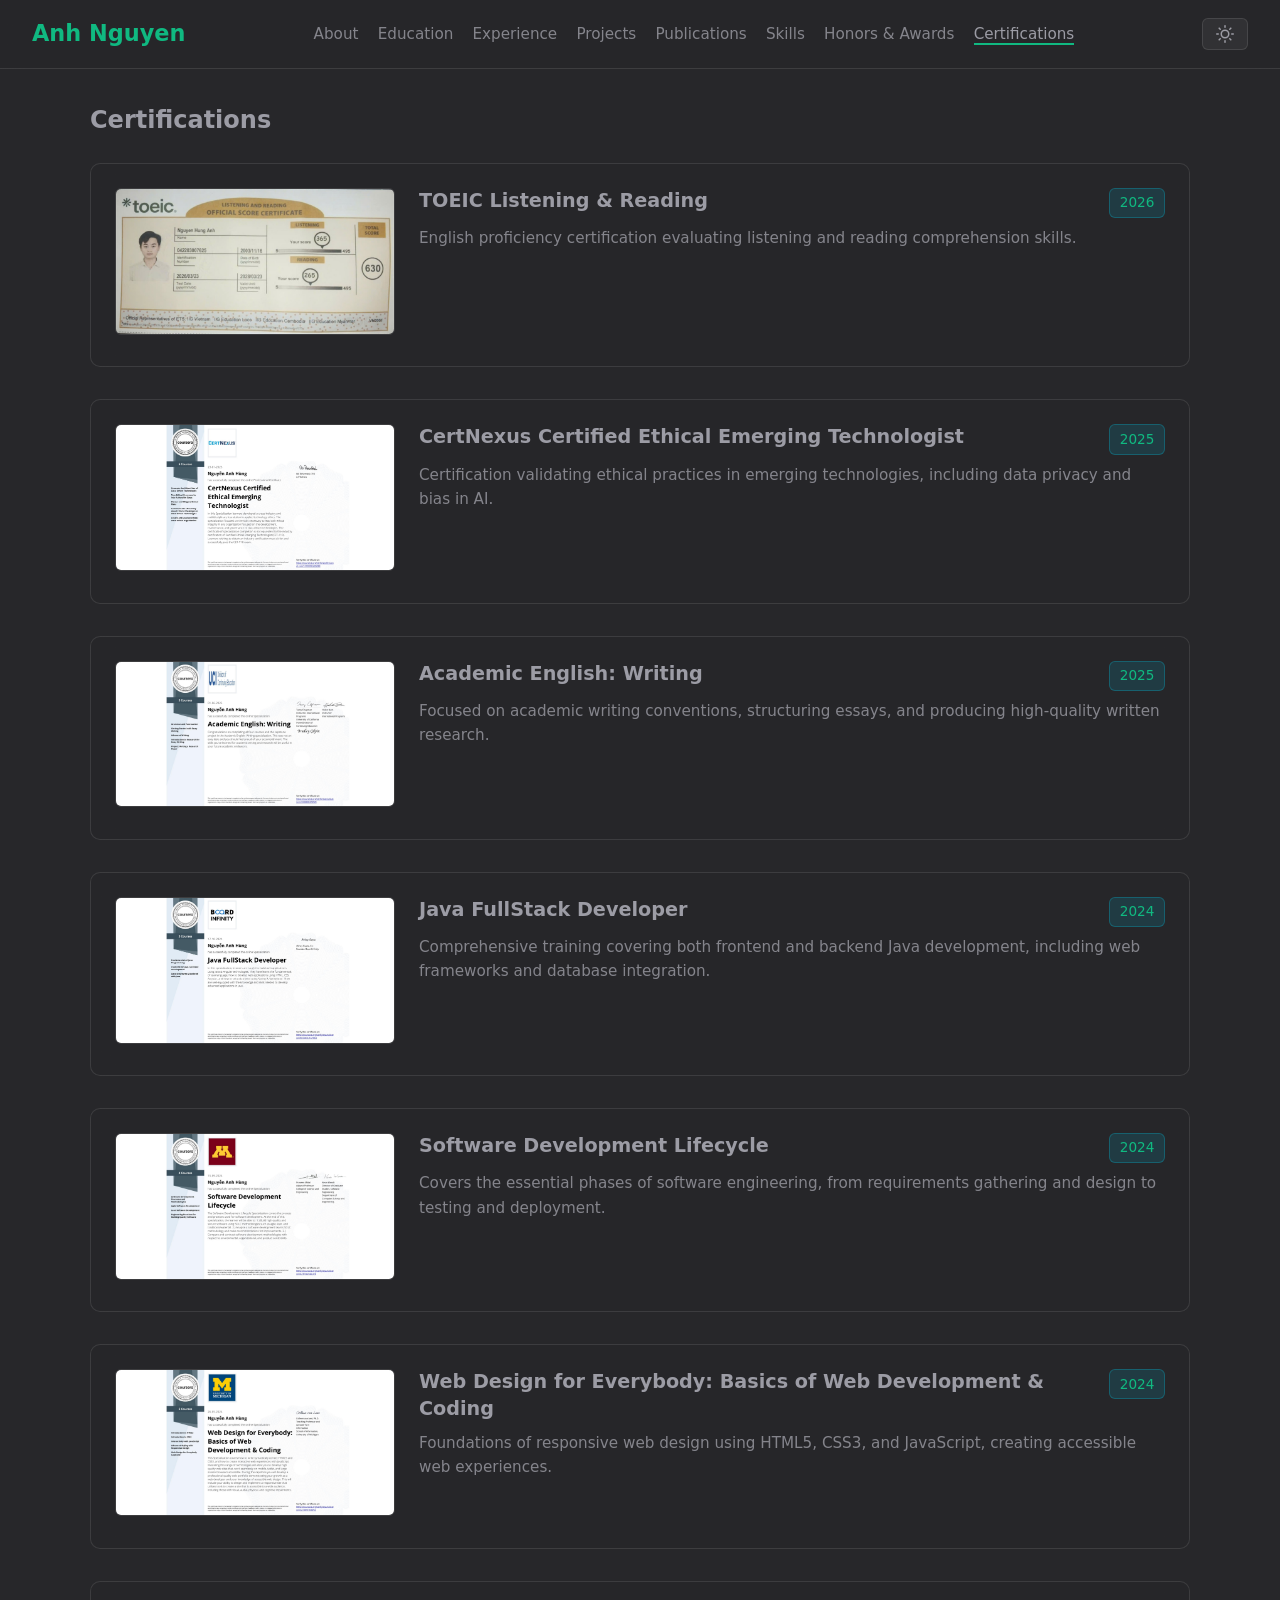
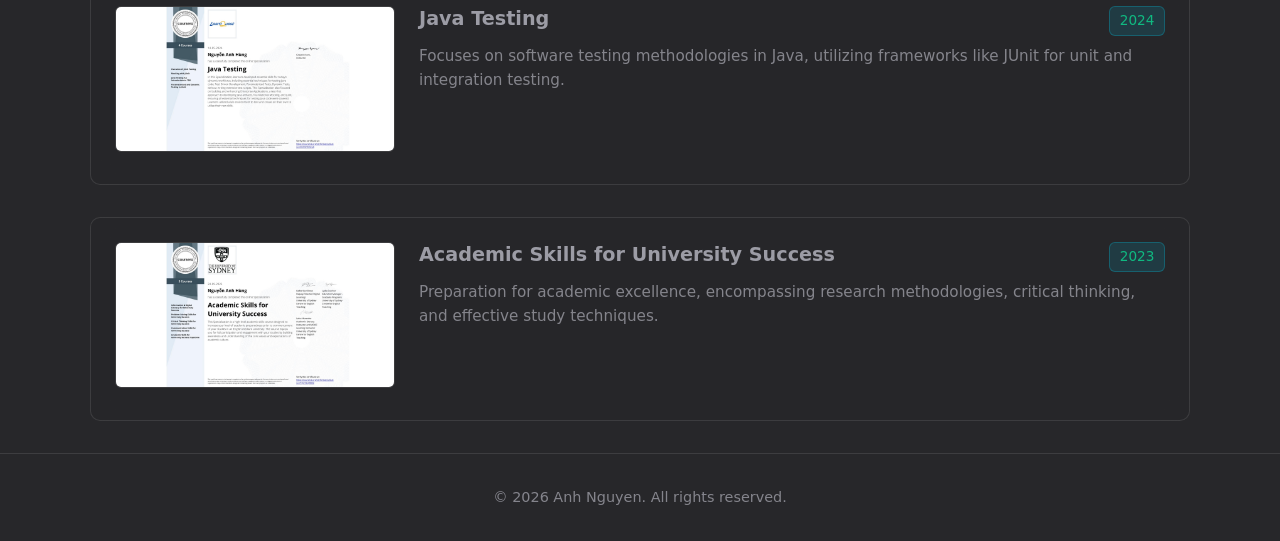
<file: certifications.html>
<!DOCTYPE html>
<html lang="en" data-theme="dark">
<head>
  <meta charset="UTF-8">
  <meta name="viewport" content="width=device-width, initial-scale=1.0">
  <title>Certifications | Anh Nguyen</title>
  <link rel="stylesheet" href="css/style.css">
  <link rel="icon" type="image/png" href="https://avatars.githubusercontent.com/u/125584737?v=4">

  <script>
    const savedTheme = localStorage.getItem('theme') || 'dark';
    document.documentElement.setAttribute('data-theme', savedTheme);
  </script>
</head>
<body>
  <header class="navbar">
    <span class="gradient-text" style="font-size:1.4rem;">Anh Nguyen</span>
    <nav>
      <ul class="nav-links">
        <li><a href="index.html">About</a></li>
        <li><a href="education.html">Education</a></li>
        <li><a href="experience.html">Experience</a></li>
        <li><a href="projects.html">Projects</a></li>
        <li><a href="publications.html">Publications</a></li>
        <li><a href="skills.html">Skills</a></li>
        <li><a href="honors.html">Honors & Awards</a></li>
        <li><a href="certifications.html" class="active">Certifications</a></li>
      </ul>
    </nav>
    <div class="nav-controls">
      <button id="theme-toggle" class="btn-control" aria-label="Toggle theme"></button>
    </div>
  </header>

  <style>
    .cert-card {
      display: flex;
      flex-direction: column;
      gap: 1.5rem;
      align-items: flex-start;
      transition: transform 0.3s ease;
    }
    .cert-img-wrapper {
      width: 100%;
    }
    @media (min-width: 768px) {
      .cert-card {
        flex-direction: row;
      }
      .cert-img-wrapper {
        flex: 0 0 280px;
      }
    }
  </style>

  <main class="container">
    <h2 style="margin-bottom: 1.5rem;">Certifications</h2>
    <div style="display: flex; flex-direction: column; gap: 2rem;">
      
      <!-- Cert 1 -->
      <div class="glass-panel cert-card" onmouseover="this.style.transform='translateY(-5px)'" onmouseout="this.style.transform='translateY(0)'">
        <div class="cert-img-wrapper">
          <a href="images/certifications/TOEIC Listening & Reading.jpg" target="_blank">
            <img src="images/certifications/TOEIC Listening & Reading.jpg" alt="TOEIC Listening & Reading" style="width:100%; border-radius:var(--radius-sm); border:var(--border-glass); aspect-ratio:1772/928; object-fit:cover;" />
          </a>
        </div>
        <div style="flex: 1; width: 100%;">
          <div style="display:flex; justify-content:space-between; align-items:flex-start; gap: 1rem; margin-bottom: 0.5rem;">
            <h3 style="font-size:1.2rem; margin:0; line-height:1.4;">TOEIC Listening & Reading</h3>
            <span class="badge" style="margin:0; white-space:nowrap;">2026</span>
          </div>
          <p style="color: var(--text-secondary); line-height: 1.6; font-size: 0.95rem; margin: 0;">
            English proficiency certification evaluating listening and reading comprehension skills.
          </p>
        </div>
      </div>

      <!-- Cert 2 -->
      <div class="glass-panel cert-card" onmouseover="this.style.transform='translateY(-5px)'" onmouseout="this.style.transform='translateY(0)'">
        <div class="cert-img-wrapper">
          <a href="images/certifications/CertNexus Certified Ethical Emerging Technologist.jpeg" target="_blank">
            <img src="images/certifications/CertNexus Certified Ethical Emerging Technologist.jpeg" alt="CertNexus Certified Ethical Emerging Technologist" style="width:100%; border-radius:var(--radius-sm); border:var(--border-glass); aspect-ratio:1772/928; object-fit:cover;" />
          </a>
        </div>
        <div style="flex: 1; width: 100%;">
          <div style="display:flex; justify-content:space-between; align-items:flex-start; gap: 1rem; margin-bottom: 0.5rem;">
            <h3 style="font-size:1.2rem; margin:0; line-height:1.4;">CertNexus Certified Ethical Emerging Technologist</h3>
            <span class="badge" style="margin:0; white-space:nowrap;">2025</span>
          </div>
          <p style="color: var(--text-secondary); line-height: 1.6; font-size: 0.95rem; margin: 0;">
            Certification validating ethical practices in emerging technologies, including data privacy and bias in AI.
          </p>
        </div>
      </div>

      <!-- Cert 3 -->
      <div class="glass-panel cert-card" onmouseover="this.style.transform='translateY(-5px)'" onmouseout="this.style.transform='translateY(0)'">
        <div class="cert-img-wrapper">
          <a href="images/certifications/Academic English Writing.jpeg" target="_blank">
            <img src="images/certifications/Academic English Writing.jpeg" alt="Academic English: Writing" style="width:100%; border-radius:var(--radius-sm); border:var(--border-glass); aspect-ratio:1772/928; object-fit:cover;" />
          </a>
        </div>
        <div style="flex: 1; width: 100%;">
          <div style="display:flex; justify-content:space-between; align-items:flex-start; gap: 1rem; margin-bottom: 0.5rem;">
            <h3 style="font-size:1.2rem; margin:0; line-height:1.4;">Academic English: Writing</h3>
            <span class="badge" style="margin:0; white-space:nowrap;">2025</span>
          </div>
          <p style="color: var(--text-secondary); line-height: 1.6; font-size: 0.95rem; margin: 0;">
            Focused on academic writing conventions, structuring essays, and producing high-quality written research.
          </p>
        </div>
      </div>

      <!-- Cert 4 -->
      <div class="glass-panel cert-card" onmouseover="this.style.transform='translateY(-5px)'" onmouseout="this.style.transform='translateY(0)'">
        <div class="cert-img-wrapper">
          <a href="images/certifications/Java FullStack Developer.jpeg" target="_blank">
            <img src="images/certifications/Java FullStack Developer.jpeg" alt="Java FullStack Developer" style="width:100%; border-radius:var(--radius-sm); border:var(--border-glass); aspect-ratio:1772/928; object-fit:cover;" />
          </a>
        </div>
        <div style="flex: 1; width: 100%;">
          <div style="display:flex; justify-content:space-between; align-items:flex-start; gap: 1rem; margin-bottom: 0.5rem;">
            <h3 style="font-size:1.2rem; margin:0; line-height:1.4;">Java FullStack Developer</h3>
            <span class="badge" style="margin:0; white-space:nowrap;">2024</span>
          </div>
          <p style="color: var(--text-secondary); line-height: 1.6; font-size: 0.95rem; margin: 0;">
            Comprehensive training covering both frontend and backend Java development, including web frameworks and database integration.
          </p>
        </div>
      </div>

      <!-- Cert 5 -->
      <div class="glass-panel cert-card" onmouseover="this.style.transform='translateY(-5px)'" onmouseout="this.style.transform='translateY(0)'">
        <div class="cert-img-wrapper">
          <a href="images/certifications/Software Development Lifecycle.jpeg" target="_blank">
            <img src="images/certifications/Software Development Lifecycle.jpeg" alt="Software Development Lifecycle" style="width:100%; border-radius:var(--radius-sm); border:var(--border-glass); aspect-ratio:1772/928; object-fit:cover;" />
          </a>
        </div>
        <div style="flex: 1; width: 100%;">
          <div style="display:flex; justify-content:space-between; align-items:flex-start; gap: 1rem; margin-bottom: 0.5rem;">
            <h3 style="font-size:1.2rem; margin:0; line-height:1.4;">Software Development Lifecycle</h3>
            <span class="badge" style="margin:0; white-space:nowrap;">2024</span>
          </div>
          <p style="color: var(--text-secondary); line-height: 1.6; font-size: 0.95rem; margin: 0;">
            Covers the essential phases of software engineering, from requirements gathering and design to testing and deployment.
          </p>
        </div>
      </div>

      <!-- Cert 6 -->
      <div class="glass-panel cert-card" onmouseover="this.style.transform='translateY(-5px)'" onmouseout="this.style.transform='translateY(0)'">
        <div class="cert-img-wrapper">
          <a href="images/certifications/Web Design for Everybody Basics of Web Development and Coding.jpeg" target="_blank">
            <img src="images/certifications/Web Design for Everybody Basics of Web Development and Coding.jpeg" alt="Web Design for Everybody" style="width:100%; border-radius:var(--radius-sm); border:var(--border-glass); aspect-ratio:1772/928; object-fit:cover;" />
          </a>
        </div>
        <div style="flex: 1; width: 100%;">
          <div style="display:flex; justify-content:space-between; align-items:flex-start; gap: 1rem; margin-bottom: 0.5rem;">
            <h3 style="font-size:1.2rem; margin:0; line-height:1.4;">Web Design for Everybody: Basics of Web Development & Coding</h3>
            <span class="badge" style="margin:0; white-space:nowrap;">2024</span>
          </div>
          <p style="color: var(--text-secondary); line-height: 1.6; font-size: 0.95rem; margin: 0;">
            Foundations of responsive web design using HTML5, CSS3, and JavaScript, creating accessible web experiences.
          </p>
        </div>
      </div>

      <!-- Cert 7 -->
      <div class="glass-panel cert-card" onmouseover="this.style.transform='translateY(-5px)'" onmouseout="this.style.transform='translateY(0)'">
        <div class="cert-img-wrapper">
          <a href="images/certifications/Java Testing.jpeg" target="_blank">
            <img src="images/certifications/Java Testing.jpeg" alt="Java Testing" style="width:100%; border-radius:var(--radius-sm); border:var(--border-glass); aspect-ratio:1772/928; object-fit:cover;" />
          </a>
        </div>
        <div style="flex: 1; width: 100%;">
          <div style="display:flex; justify-content:space-between; align-items:flex-start; gap: 1rem; margin-bottom: 0.5rem;">
            <h3 style="font-size:1.2rem; margin:0; line-height:1.4;">Java Testing</h3>
            <span class="badge" style="margin:0; white-space:nowrap;">2024</span>
          </div>
          <p style="color: var(--text-secondary); line-height: 1.6; font-size: 0.95rem; margin: 0;">
            Focuses on software testing methodologies in Java, utilizing frameworks like JUnit for unit and integration testing.
          </p>
        </div>
      </div>

      <!-- Cert 8 -->
      <div class="glass-panel cert-card" onmouseover="this.style.transform='translateY(-5px)'" onmouseout="this.style.transform='translateY(0)'">
        <div class="cert-img-wrapper">
          <a href="images/certifications/Academic Skills for University Success.jpeg" target="_blank">
            <img src="images/certifications/Academic Skills for University Success.jpeg" alt="Academic Skills for University Success" style="width:100%; border-radius:var(--radius-sm); border:var(--border-glass); aspect-ratio:1772/928; object-fit:cover;" />
          </a>
        </div>
        <div style="flex: 1; width: 100%;">
          <div style="display:flex; justify-content:space-between; align-items:flex-start; gap: 1rem; margin-bottom: 0.5rem;">
            <h3 style="font-size:1.2rem; margin:0; line-height:1.4;">Academic Skills for University Success</h3>
            <span class="badge" style="margin:0; white-space:nowrap;">2023</span>
          </div>
          <p style="color: var(--text-secondary); line-height: 1.6; font-size: 0.95rem; margin: 0;">
            Preparation for academic excellence, encompassing research methodologies, critical thinking, and effective study techniques.
          </p>
        </div>
      </div>

    </div>
  </main>

  <footer>
    <p>&copy; 2026 Anh Nguyen. All rights reserved.</p>
  </footer>
  <script src="js/main.js"></script>
</body>
</html>
</file>
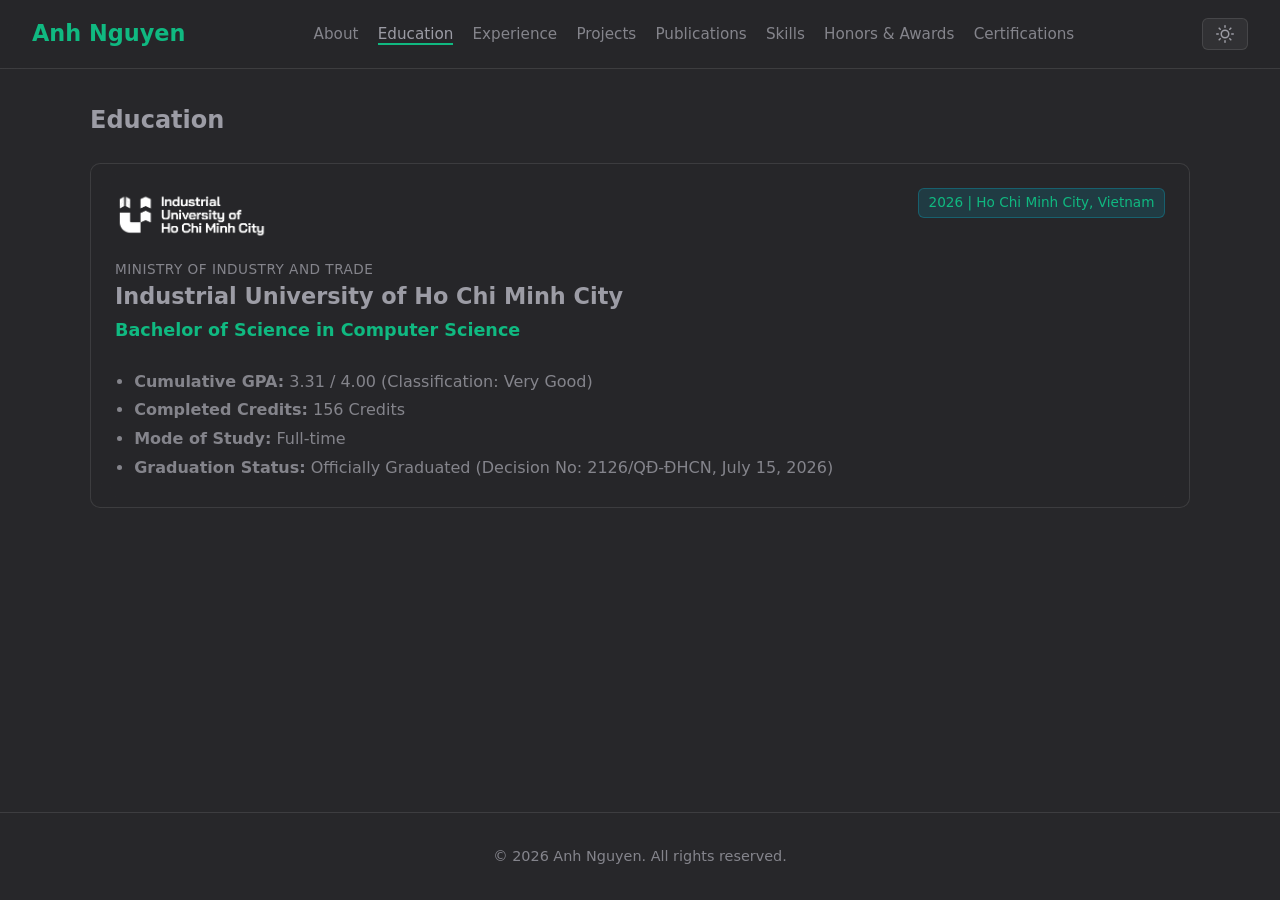
<file: education.html>
﻿<!DOCTYPE html>
<html lang="en" data-theme="dark">

<head>
  <meta charset="UTF-8">
  <meta name="viewport" content="width=device-width, initial-scale=1.0">
  <title>Education | Anh Nguyen</title>
  <link rel="stylesheet" href="css/style.css">
  <link rel="icon" type="image/png" href="https://avatars.githubusercontent.com/u/125584737?v=4">

  <script>
    const savedTheme = localStorage.getItem('theme') || 'dark';
    document.documentElement.setAttribute('data-theme', savedTheme);
  </script>
</head>

<body>
  <header class="navbar">
    <span class="gradient-text" style="font-size:1.4rem;">Anh Nguyen</span>
    <nav>
      <ul class="nav-links">
        <li><a href="index.html">About</a></li>
        <li><a href="education.html" class="active">Education</a></li>
        <li><a href="experience.html">Experience</a></li>
        <li><a href="projects.html">Projects</a></li>
        <li><a href="publications.html">Publications</a></li>
        <li><a href="skills.html">Skills</a></li>
        <li><a href="honors.html">Honors & Awards</a></li>
        <li><a href="certifications.html">Certifications</a></li>
      </ul>
    </nav>
    <div class="nav-controls">
      <button id="theme-toggle" class="btn-control" aria-label="Toggle theme"></button>
    </div>
  </header>

  <main class="container">
    <h2 style="margin-bottom: 1.5rem;">Education</h2>
    <div class="glass-panel" style="display: flex; flex-direction: column; gap: 1.5rem;">
      <div
        style="display: flex; justify-content: space-between; align-items: flex-start; flex-wrap: wrap; gap: 1.5rem;">
        <div style="display: flex; flex-direction: column; gap: 0.8rem; max-width: 600px;">
          <!-- Transparent Logo that turns white in dark mode -->
          <img src="images/education/iuh-logo.png" alt="IUH Logo" class="theme-invert"
            style="height: 55px; width: auto; object-fit: contain; align-self: flex-start;" />

          <div>
            <span
              style="font-size: 0.85rem; color: var(--text-secondary); text-transform: uppercase; letter-spacing: 0.5px;">Ministry
              of Industry and Trade</span>
            <h3 style="margin: 0; font-size: 1.4rem; line-height: 1.3;">Industrial University of Ho Chi Minh City </h3>
            <p class="gradient-text" style="margin-top: 0.3rem; font-weight: 600; font-size: 1.1rem;">Bachelor of
              Science in Computer Science</p>
          </div>
        </div>
        <span class="badge" style="margin: 0; white-space: nowrap;">2026 | Ho Chi Minh City, Vietnam</span>
      </div>

      <ul style="margin-top: 0; padding-left: 1.2rem; color: var(--text-secondary); line-height: 1.8;">
        <li><strong>Cumulative GPA:</strong> 3.31 / 4.00 (Classification: Very Good)</li>
        <li><strong>Completed Credits:</strong> 156 Credits</li>
        <li><strong>Mode of Study:</strong> Full-time</li>
        <li><strong>Graduation Status:</strong> Officially Graduated (Decision No: 2126/QĐ-ĐHCN, July 15, 2026)</li>
      </ul>
    </div>
  </main>

  <footer>
    <p>&copy; 2026 Anh Nguyen. All rights reserved.</p>
  </footer>
  <script src="js/main.js"></script>
</body>

</html>
</file>
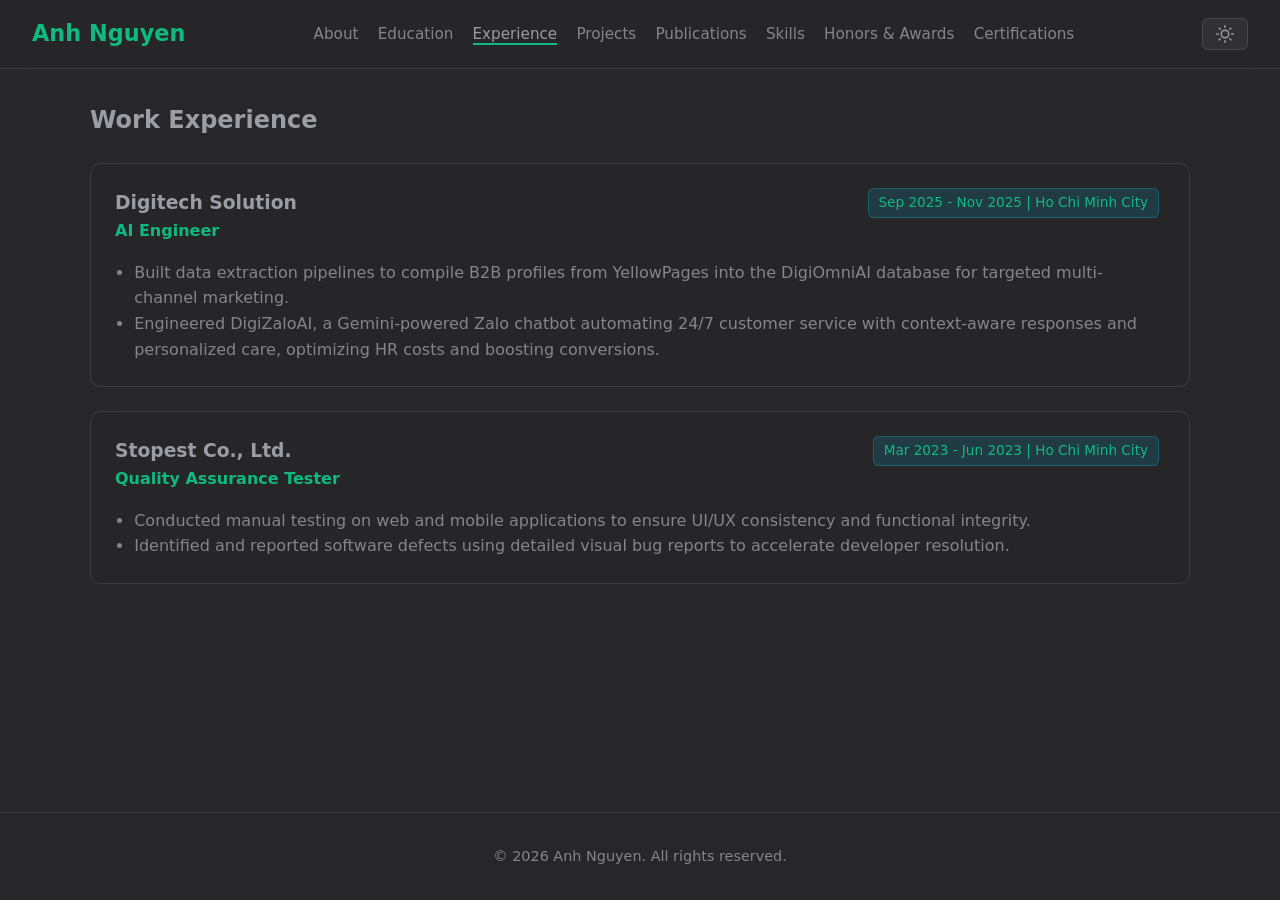
<file: experience.html>
<!DOCTYPE html>
<html lang="en" data-theme="dark">
<head>
  <meta charset="UTF-8">
  <meta name="viewport" content="width=device-width, initial-scale=1.0">
  <title>Experience | Anh Nguyen</title>
  <link rel="stylesheet" href="css/style.css">
  <link rel="icon" type="image/png" href="https://avatars.githubusercontent.com/u/125584737?v=4">

  <script>
    const savedTheme = localStorage.getItem('theme') || 'dark';
    document.documentElement.setAttribute('data-theme', savedTheme);
  </script>
</head>
<body>
  <header class="navbar">
    <span class="gradient-text" style="font-size:1.4rem;">Anh Nguyen</span>
    <nav>
      <ul class="nav-links">
        <li><a href="index.html">About</a></li>
        <li><a href="education.html">Education</a></li>
        <li><a href="experience.html" class="active">Experience</a></li>
        <li><a href="projects.html">Projects</a></li>
        <li><a href="publications.html">Publications</a></li>
        <li><a href="skills.html">Skills</a></li>
        <li><a href="honors.html">Honors & Awards</a></li>
        <li><a href="certifications.html">Certifications</a></li>
      </ul>
    </nav>
    <div class="nav-controls">

      <button id="theme-toggle" class="btn-control" aria-label="Toggle theme"></button>
    </div>
  </header>

  <main class="container">
    <h2 style="margin-bottom: 1.5rem;">Work Experience</h2>
    <div style="display:flex; flex-direction:column; gap:1.5rem;">
      <div class="glass-panel">
        <div style="display:flex; justify-content:space-between; flex-wrap:wrap; align-items:flex-start;">
          <div>
            <h3>Digitech Solution</h3>
            <p class="gradient-text">AI Engineer</p>
          </div>
          <span class="badge">Sep 2025 - Nov 2025 | Ho Chi Minh City</span>
        </div>
        <ul style="margin-top: 1rem; padding-left: 1.2rem; color: var(--text-secondary);">
          <li>Built data extraction pipelines to compile B2B profiles from YellowPages into the DigiOmniAI database for targeted multi-channel marketing.</li>
          <li>Engineered DigiZaloAI, a Gemini-powered Zalo chatbot automating 24/7 customer service with context-aware responses and personalized care, optimizing HR costs and boosting conversions.</li>
        </ul>
      </div>

      <div class="glass-panel">
        <div style="display:flex; justify-content:space-between; flex-wrap:wrap; align-items:flex-start;">
          <div>
            <h3>Stopest Co., Ltd.</h3>
            <p class="gradient-text">Quality Assurance Tester</p>
          </div>
          <span class="badge">Mar 2023 - Jun 2023 | Ho Chi Minh City</span>
        </div>
        <ul style="margin-top: 1rem; padding-left: 1.2rem; color: var(--text-secondary);">
          <li>Conducted manual testing on web and mobile applications to ensure UI/UX consistency and functional integrity.</li>
          <li>Identified and reported software defects using detailed visual bug reports to accelerate developer resolution.</li>
        </ul>
      </div>
    </div>
  </main>

  <footer>
    <p>&copy; 2026 Anh Nguyen. All rights reserved.</p>
  </footer>
  <script src="js/main.js"></script>
</body>
</html>
</file>
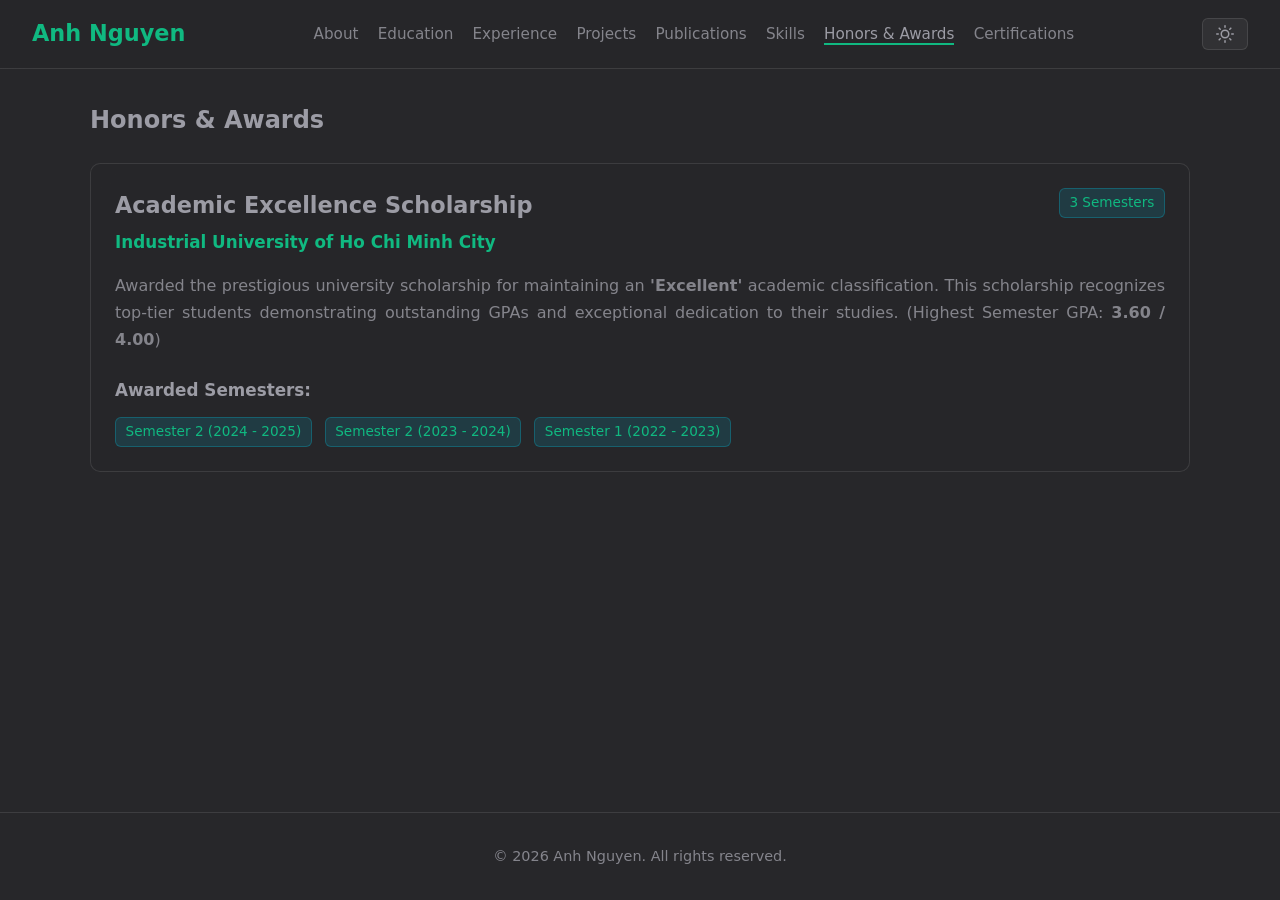
<file: honors.html>
<!DOCTYPE html>
<html lang="en" data-theme="dark">
<head>
  <meta charset="UTF-8">
  <meta name="viewport" content="width=device-width, initial-scale=1.0">
  <title>Honors & Awards | Anh Nguyen</title>
  <link rel="stylesheet" href="css/style.css">
  <link rel="icon" type="image/png" href="https://avatars.githubusercontent.com/u/125584737?v=4">

  <script>
    const savedTheme = localStorage.getItem('theme') || 'dark';
    document.documentElement.setAttribute('data-theme', savedTheme);
  </script>
</head>
<body>
  <header class="navbar">
    <span class="gradient-text" style="font-size:1.4rem;">Anh Nguyen</span>
    <nav>
      <ul class="nav-links">
        <li><a href="index.html">About</a></li>
        <li><a href="education.html">Education</a></li>
        <li><a href="experience.html">Experience</a></li>
        <li><a href="projects.html">Projects</a></li>
        <li><a href="publications.html">Publications</a></li>
        <li><a href="skills.html">Skills</a></li>
        <li><a href="honors.html" class="active">Honors & Awards</a></li>
        <li><a href="certifications.html">Certifications</a></li>
      </ul>
    </nav>
    <div class="nav-controls">
      <button id="theme-toggle" class="btn-control" aria-label="Toggle theme"></button>
    </div>
  </header>

  <main class="container">
    <h2 style="margin-bottom: 1.5rem;">Honors & Awards</h2>
    
    <div class="glass-panel" style="transition: transform 0.3s ease;" onmouseover="this.style.transform='translateY(-3px)'" onmouseout="this.style.transform='translateY(0)'">
      <div style="display: flex; justify-content: space-between; align-items: flex-start; flex-wrap: wrap; gap: 1rem;">
        <div>
          <h3 style="margin: 0; font-size: 1.4rem;">Academic Excellence Scholarship</h3>
          <p class="gradient-text" style="margin-top: 0.3rem; font-weight: 600; font-size: 1.05rem;">Industrial University of Ho Chi Minh City</p>
        </div>
        <span class="badge" style="margin: 0; white-space: nowrap;">3 Semesters</span>
      </div>
      
      <p style="color: var(--text-secondary); margin-top: 1rem; line-height: 1.7; text-align: justify;">
        Awarded the prestigious university scholarship for maintaining an <strong>'Excellent'</strong> academic classification. This scholarship recognizes top-tier students demonstrating outstanding GPAs and exceptional dedication to their studies. (Highest Semester GPA: <strong>3.60 / 4.00</strong>)
      </p>

      <div style="margin-top: 1.5rem;">
        <h4 style="margin-bottom: 0.8rem; font-size: 1.05rem; color: var(--text-primary);">Awarded Semesters:</h4>
        <div style="display: flex; flex-wrap: wrap; gap: 0.8rem;">
          <span class="badge" style="margin: 0;">Semester 2 (2024 - 2025)</span>
          <span class="badge" style="margin: 0;">Semester 2 (2023 - 2024)</span>
          <span class="badge" style="margin: 0;">Semester 1 (2022 - 2023)</span>
        </div>
      </div>
    </div>
    
  </main>

  <footer>
    <p>&copy; 2026 Anh Nguyen. All rights reserved.</p>
  </footer>
  <script src="js/main.js"></script>
</body>
</html>
</file>
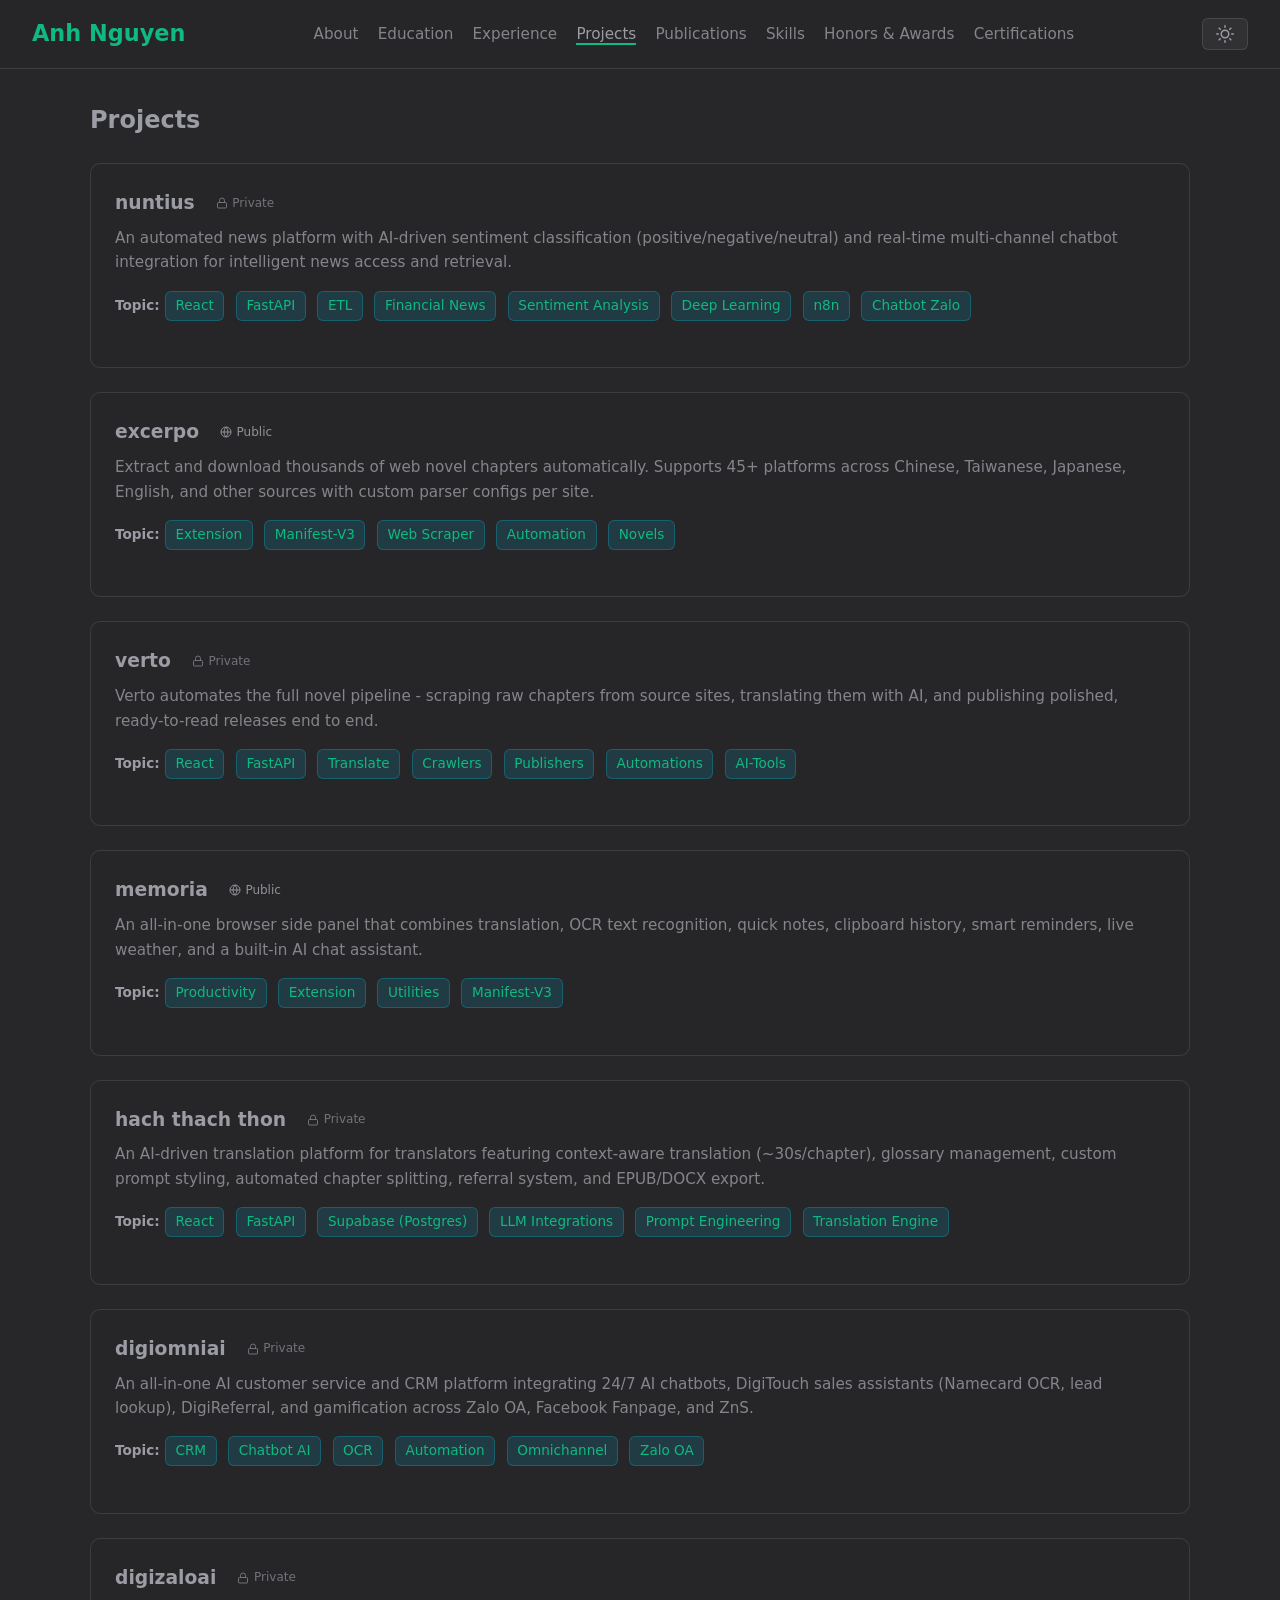
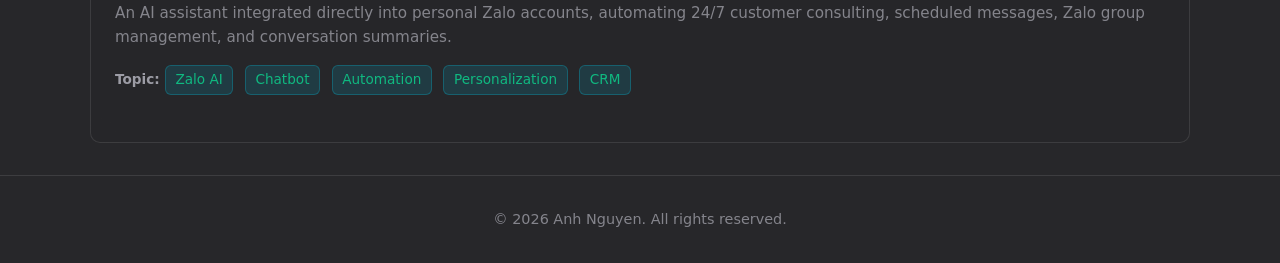
<file: projects.html>
<!DOCTYPE html>
<html lang="en" data-theme="dark">
<head>
  <meta charset="UTF-8">
  <meta name="viewport" content="width=device-width, initial-scale=1.0">
  <title>Projects | Anh Nguyen</title>
  <link rel="stylesheet" href="css/style.css">
  <link rel="icon" type="image/png" href="https://avatars.githubusercontent.com/u/125584737?v=4">

  <script>
    const savedTheme = localStorage.getItem('theme') || 'dark';
    document.documentElement.setAttribute('data-theme', savedTheme);
  </script>
</head>
<body>
  <header class="navbar">
    <span class="gradient-text" style="font-size:1.4rem;">Anh Nguyen</span>
    <nav>
      <ul class="nav-links">
        <li><a href="index.html">About</a></li>
        <li><a href="education.html">Education</a></li>
        <li><a href="experience.html">Experience</a></li>
        <li><a href="projects.html" class="active">Projects</a></li>
        <li><a href="publications.html">Publications</a></li>
        <li><a href="skills.html">Skills</a></li>
        <li><a href="honors.html">Honors & Awards</a></li>
        <li><a href="certifications.html">Certifications</a></li>
      </ul>
    </nav>
    <div class="nav-controls">
      <button id="theme-toggle" class="btn-control" aria-label="Toggle theme"></button>
    </div>
  </header>

  <main class="container">
    <h2 style="margin-bottom: 1.5rem;">Projects</h2>

    <div style="display: flex; flex-direction: column; gap: 1.5rem;">

      <!-- Project 1 (Private) -->
      <div class="glass-panel project-card">
        <div style="display: flex; align-items: center; margin-bottom: 0.5rem; gap: 0.8rem;">
          <h3 style="margin: 0;">nuntius</h3>
          <span style="font-size: 0.75rem; color: var(--text-secondary); border: 1px dashed var(--border-glass); padding: 0.2rem 0.5rem; border-radius: var(--radius-sm); opacity: 0.8; display: flex; align-items: center; gap: 0.3rem;"><svg width="12" height="12" viewBox="0 0 24 24" fill="none" stroke="currentColor" stroke-width="2"><rect x="3" y="11" width="18" height="11" rx="2" ry="2"></rect><path d="M7 11V7a5 5 0 0110 0v4"></path></svg> Private</span>
        </div>
        <p style="color: var(--text-secondary); margin-bottom:1rem; font-size:0.95rem;">
          An automated news platform with AI-driven sentiment classification (positive/negative/neutral) and real-time multi-channel chatbot integration for intelligent news access and retrieval.
        </p>
        <div style="margin-bottom: 1rem;">
          <strong style="font-size:0.85rem; color: var(--text-primary);">Topic:</strong>
          <span class="badge">React</span>
          <span class="badge">FastAPI</span>
          <span class="badge">ETL</span>
          <span class="badge">Financial News</span>
          <span class="badge">Sentiment Analysis</span>
          <span class="badge">Deep Learning</span>
          <span class="badge">n8n</span>
          <span class="badge">Chatbot Zalo</span>
        </div>
      </div>

      <!-- Project 2 (Public - Static Card) -->
      <div class="glass-panel project-card">
        <div style="display: flex; align-items: center; margin-bottom: 0.5rem; gap: 0.8rem;">
          <h3 style="margin: 0;">excerpo</h3>
          <span style="font-size: 0.75rem; color: var(--accent-color); border: 1px dashed var(--accent-color); padding: 0.2rem 0.5rem; border-radius: var(--radius-sm); opacity: 0.9; display: flex; align-items: center; gap: 0.3rem;">
            <svg width="12" height="12" viewBox="0 0 24 24" fill="none" stroke="currentColor" stroke-width="2"><circle cx="12" cy="12" r="10"></circle><line x1="2" y1="12" x2="22" y2="12"></line><path d="M12 2a15.3 15.3 0 014 10 15.3 15.3 0 01-4 10 15.3 15.3 0 01-4-10 15.3 15.3 0 014-10z"></path></svg>
            Public
          </span>
        </div>
        <p style="color: var(--text-secondary); margin-bottom:1rem; font-size:0.95rem;">
          Extract and download thousands of web novel chapters automatically. Supports 45+ platforms across Chinese, Taiwanese, Japanese, English, and other sources with custom parser configs per site.
        </p>
        <div style="margin-bottom: 1rem;">
          <strong style="font-size:0.85rem; color: var(--text-primary);">Topic:</strong>
          <span class="badge">Extension</span>
          <span class="badge">Manifest-V3</span>
          <span class="badge">Web Scraper</span>
          <span class="badge">Automation</span>
          <span class="badge">Novels</span>
        </div>
      </div>

      <!-- Project 3 (Private) -->
      <div class="glass-panel project-card">
        <div style="display: flex; align-items: center; margin-bottom: 0.5rem; gap: 0.8rem;">
          <h3 style="margin: 0;">verto</h3>
          <span style="font-size: 0.75rem; color: var(--text-secondary); border: 1px dashed var(--border-glass); padding: 0.2rem 0.5rem; border-radius: var(--radius-sm); opacity: 0.8; display: flex; align-items: center; gap: 0.3rem;"><svg width="12" height="12" viewBox="0 0 24 24" fill="none" stroke="currentColor" stroke-width="2"><rect x="3" y="11" width="18" height="11" rx="2" ry="2"></rect><path d="M7 11V7a5 5 0 0110 0v4"></path></svg> Private</span>
        </div>
        <p style="color: var(--text-secondary); margin-bottom:1rem; font-size:0.95rem;">
          Verto automates the full novel pipeline - scraping raw chapters from source sites, translating them with AI, and publishing polished, ready-to-read releases end to end.
        </p>
        <div style="margin-bottom: 1rem;">
          <strong style="font-size:0.85rem; color: var(--text-primary);">Topic:</strong>
          <span class="badge">React</span>
          <span class="badge">FastAPI</span>
          <span class="badge">Translate</span>
          <span class="badge">Crawlers</span>
          <span class="badge">Publishers</span>
          <span class="badge">Automations</span>
          <span class="badge">AI-Tools</span>
        </div>
      </div>

      <!-- Project 4 (Public - Static Card) -->
      <div class="glass-panel project-card">
        <div style="display: flex; align-items: center; margin-bottom: 0.5rem; gap: 0.8rem;">
          <h3 style="margin: 0;">memoria</h3>
          <span style="font-size: 0.75rem; color: var(--accent-color); border: 1px dashed var(--accent-color); padding: 0.2rem 0.5rem; border-radius: var(--radius-sm); opacity: 0.9; display: flex; align-items: center; gap: 0.3rem;">
            <svg width="12" height="12" viewBox="0 0 24 24" fill="none" stroke="currentColor" stroke-width="2"><circle cx="12" cy="12" r="10"></circle><line x1="2" y1="12" x2="22" y2="12"></line><path d="M12 2a15.3 15.3 0 014 10 15.3 15.3 0 01-4 10 15.3 15.3 0 01-4-10 15.3 15.3 0 014-10z"></path></svg>
            Public
          </span>
        </div>
        <p style="color: var(--text-secondary); margin-bottom:1rem; font-size:0.95rem;">
          An all-in-one browser side panel that combines translation, OCR text recognition, quick notes, clipboard history, smart reminders, live weather, and a built-in AI chat assistant.
        </p>
        <div style="margin-bottom: 1rem;">
          <strong style="font-size:0.85rem; color: var(--text-primary);">Topic:</strong>
          <span class="badge">Productivity</span>
          <span class="badge">Extension</span>
          <span class="badge">Utilities</span>
          <span class="badge">Manifest-V3</span>
        </div>
      </div>

      <!-- Project 5 (Private) -->
      <div class="glass-panel project-card">
        <div style="display: flex; align-items: center; margin-bottom: 0.5rem; gap: 0.8rem;">
          <h3 style="margin: 0;">hach thach thon</h3>
          <span style="font-size: 0.75rem; color: var(--text-secondary); border: 1px dashed var(--border-glass); padding: 0.2rem 0.5rem; border-radius: var(--radius-sm); opacity: 0.8; display: flex; align-items: center; gap: 0.3rem;"><svg width="12" height="12" viewBox="0 0 24 24" fill="none" stroke="currentColor" stroke-width="2"><rect x="3" y="11" width="18" height="11" rx="2" ry="2"></rect><path d="M7 11V7a5 5 0 0110 0v4"></path></svg> Private</span>
        </div>
        <p style="color: var(--text-secondary); margin-bottom:1rem; font-size:0.95rem;">
          An AI-driven translation platform for translators featuring context-aware translation (~30s/chapter), glossary management, custom prompt styling, automated chapter splitting, referral system, and EPUB/DOCX export.
        </p>
        <div style="margin-bottom: 1rem;">
          <strong style="font-size:0.85rem; color: var(--text-primary);">Topic:</strong>
          <span class="badge">React</span>
          <span class="badge">FastAPI</span>
          <span class="badge">Supabase (Postgres)</span>
          <span class="badge">LLM Integrations</span>
          <span class="badge">Prompt Engineering</span>
          <span class="badge">Translation Engine</span>
        </div>
      </div>

      <!-- Project 6 (Private) -->
      <div class="glass-panel project-card">
        <div style="display: flex; align-items: center; margin-bottom: 0.5rem; gap: 0.8rem;">
          <h3 style="margin: 0;">digiomniai</h3>
          <span style="font-size: 0.75rem; color: var(--text-secondary); border: 1px dashed var(--border-glass); padding: 0.2rem 0.5rem; border-radius: var(--radius-sm); opacity: 0.8; display: flex; align-items: center; gap: 0.3rem;"><svg width="12" height="12" viewBox="0 0 24 24" fill="none" stroke="currentColor" stroke-width="2"><rect x="3" y="11" width="18" height="11" rx="2" ry="2"></rect><path d="M7 11V7a5 5 0 0110 0v4"></path></svg> Private</span>
        </div>
        <p style="color: var(--text-secondary); margin-bottom:1rem; font-size:0.95rem;">
          An all-in-one AI customer service and CRM platform integrating 24/7 AI chatbots, DigiTouch sales assistants (Namecard OCR, lead lookup), DigiReferral, and gamification across Zalo OA, Facebook Fanpage, and ZnS.
        </p>
        <div style="margin-bottom: 1rem;">
          <strong style="font-size:0.85rem; color: var(--text-primary);">Topic:</strong>
          <span class="badge">CRM</span>
          <span class="badge">Chatbot AI</span>
          <span class="badge">OCR</span>
          <span class="badge">Automation</span>
          <span class="badge">Omnichannel</span>
          <span class="badge">Zalo OA</span>
        </div>
      </div>

      <!-- Project 7 (Private) -->
      <div class="glass-panel project-card">
        <div style="display: flex; align-items: center; margin-bottom: 0.5rem; gap: 0.8rem;">
          <h3 style="margin: 0;">digizaloai</h3>
          <span style="font-size: 0.75rem; color: var(--text-secondary); border: 1px dashed var(--border-glass); padding: 0.2rem 0.5rem; border-radius: var(--radius-sm); opacity: 0.8; display: flex; align-items: center; gap: 0.3rem;"><svg width="12" height="12" viewBox="0 0 24 24" fill="none" stroke="currentColor" stroke-width="2"><rect x="3" y="11" width="18" height="11" rx="2" ry="2"></rect><path d="M7 11V7a5 5 0 0110 0v4"></path></svg> Private</span>
        </div>
        <p style="color: var(--text-secondary); margin-bottom:1rem; font-size:0.95rem;">
          An AI assistant integrated directly into personal Zalo accounts, automating 24/7 customer consulting, scheduled messages, Zalo group management, and conversation summaries.
        </p>
        <div style="margin-bottom: 1rem;">
          <strong style="font-size:0.85rem; color: var(--text-primary);">Topic:</strong>
          <span class="badge">Zalo AI</span>
          <span class="badge">Chatbot</span>
          <span class="badge">Automation</span>
          <span class="badge">Personalization</span>
          <span class="badge">CRM</span>
        </div>
      </div>

    </div>
  </main>

  <footer>
    <p>&copy; 2026 Anh Nguyen. All rights reserved.</p>
  </footer>
  <script src="js/main.js"></script>
</body>
</html>
</file>
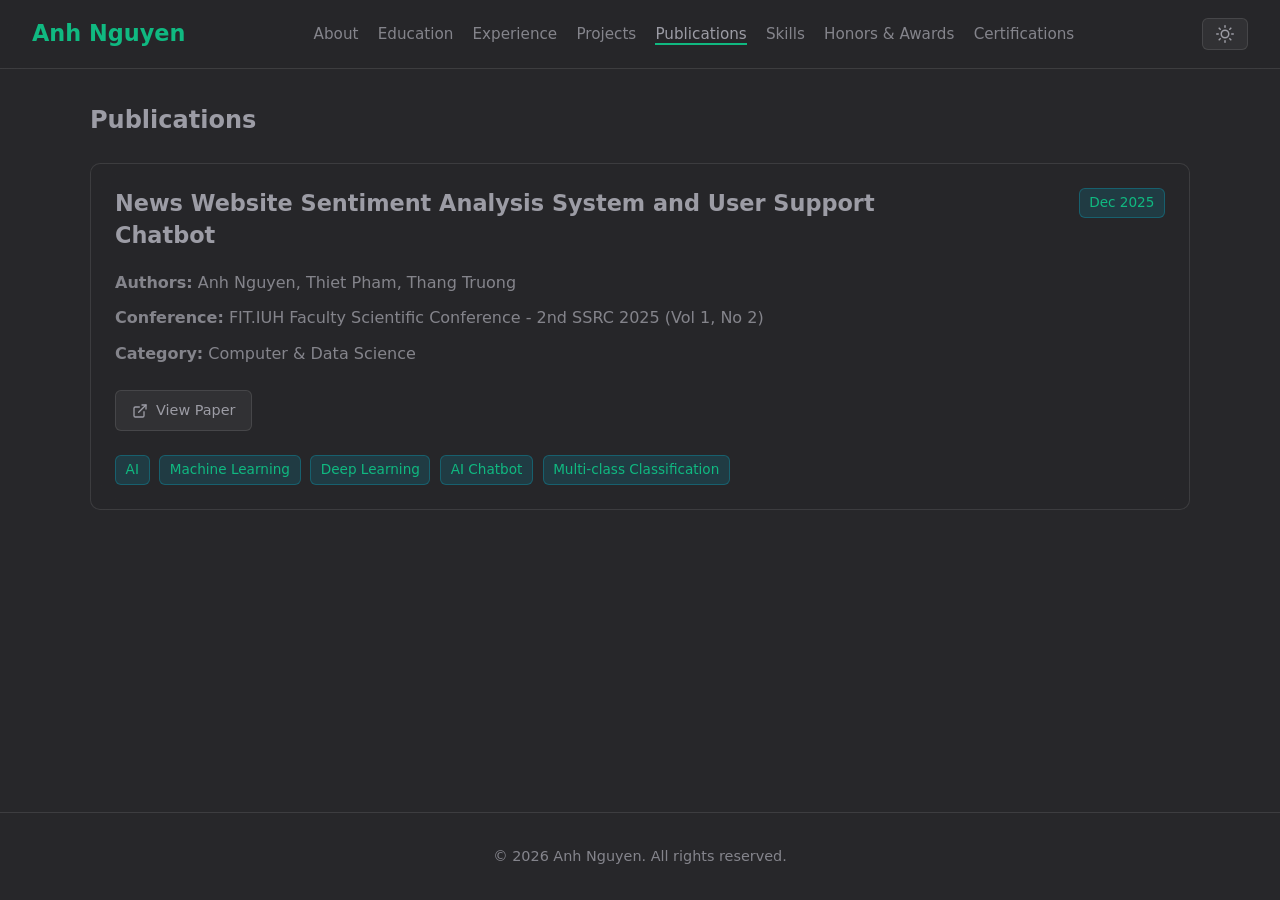
<file: publications.html>
<!DOCTYPE html>
<html lang="en" data-theme="dark">
<head>
  <meta charset="UTF-8">
  <meta name="viewport" content="width=device-width, initial-scale=1.0">
  <title>Publications | Anh Nguyen</title>
  <link rel="stylesheet" href="css/style.css">
  <link rel="icon" type="image/png" href="https://avatars.githubusercontent.com/u/125584737?v=4">

  <script>
    const savedTheme = localStorage.getItem('theme') || 'dark';
    document.documentElement.setAttribute('data-theme', savedTheme);
  </script>
</head>
<body>
  <header class="navbar">
    <span class="gradient-text" style="font-size:1.4rem;">Anh Nguyen</span>
    <nav>
      <ul class="nav-links">
        <li><a href="index.html">About</a></li>
        <li><a href="education.html">Education</a></li>
        <li><a href="experience.html">Experience</a></li>
        <li><a href="projects.html">Projects</a></li>
        <li><a href="publications.html" class="active">Publications</a></li>
        <li><a href="skills.html">Skills</a></li>
        <li><a href="honors.html">Honors & Awards</a></li>
        <li><a href="certifications.html">Certifications</a></li>
      </ul>
    </nav>
    <div class="nav-controls">
      <button id="theme-toggle" class="btn-control" aria-label="Toggle theme"></button>
    </div>
  </header>

  <main class="container">
    <h2 style="margin-bottom: 1.5rem;">Publications</h2>
    <div class="glass-panel">
      <div style="display: flex; justify-content: space-between; align-items: flex-start; flex-wrap: wrap; gap: 1rem;">
        <h3 style="margin: 0; font-size: 1.4rem; max-width: 800px; line-height: 1.4;">News Website Sentiment Analysis System and User Support Chatbot</h3>
        <span class="badge" style="margin: 0; white-space: nowrap;">Dec 2025</span>
      </div>
      
      <div style="margin-top: 1.2rem; display: flex; flex-direction: column; gap: 0.6rem; color: var(--text-secondary);">
        <p style="margin: 0;"><strong>Authors:</strong> Anh Nguyen, Thiet Pham, Thang Truong</p>
        <p style="margin: 0;"><strong>Conference:</strong> FIT.IUH Faculty Scientific Conference - 2nd SSRC 2025 (Vol 1, No 2)</p>
        <p style="margin: 0;"><strong>Category:</strong> Computer & Data Science</p>
      </div>
      <div style="margin-top: 1.5rem;">
        <a href="https://ssrc.fit.iuh.edu.vn/conf/article/view/164" target="_blank" class="btn-control" style="text-decoration:none; display:inline-flex; align-items:center; gap:0.5rem; font-size:0.9rem; padding: 0.5rem 1rem;">
          <svg xmlns="http://www.w3.org/2000/svg" width="16" height="16" viewBox="0 0 24 24" fill="none" stroke="currentColor" stroke-width="2" stroke-linecap="round" stroke-linejoin="round"><path d="M18 13v6a2 2 0 0 1-2 2H5a2 2 0 0 1-2-2V8a2 2 0 0 1 2-2h6"></path><polyline points="15 3 21 3 21 9"></polyline><line x1="10" y1="14" x2="21" y2="3"></line></svg>
          View Paper
        </a>
      </div>
      
      <div style="margin-top: 1.5rem; display: flex; flex-wrap: wrap; gap: 0.6rem;">
        <span class="badge" style="margin:0;">AI</span>
        <span class="badge" style="margin:0;">Machine Learning</span>
        <span class="badge" style="margin:0;">Deep Learning</span>
        <span class="badge" style="margin:0;">AI Chatbot</span>
        <span class="badge" style="margin:0;">Multi-class Classification</span>
      </div>
    </div>
  </main>

  <footer>
    <p>&copy; 2026 Anh Nguyen. All rights reserved.</p>
  </footer>
  <script src="js/main.js"></script>
</body>
</html>
</file>
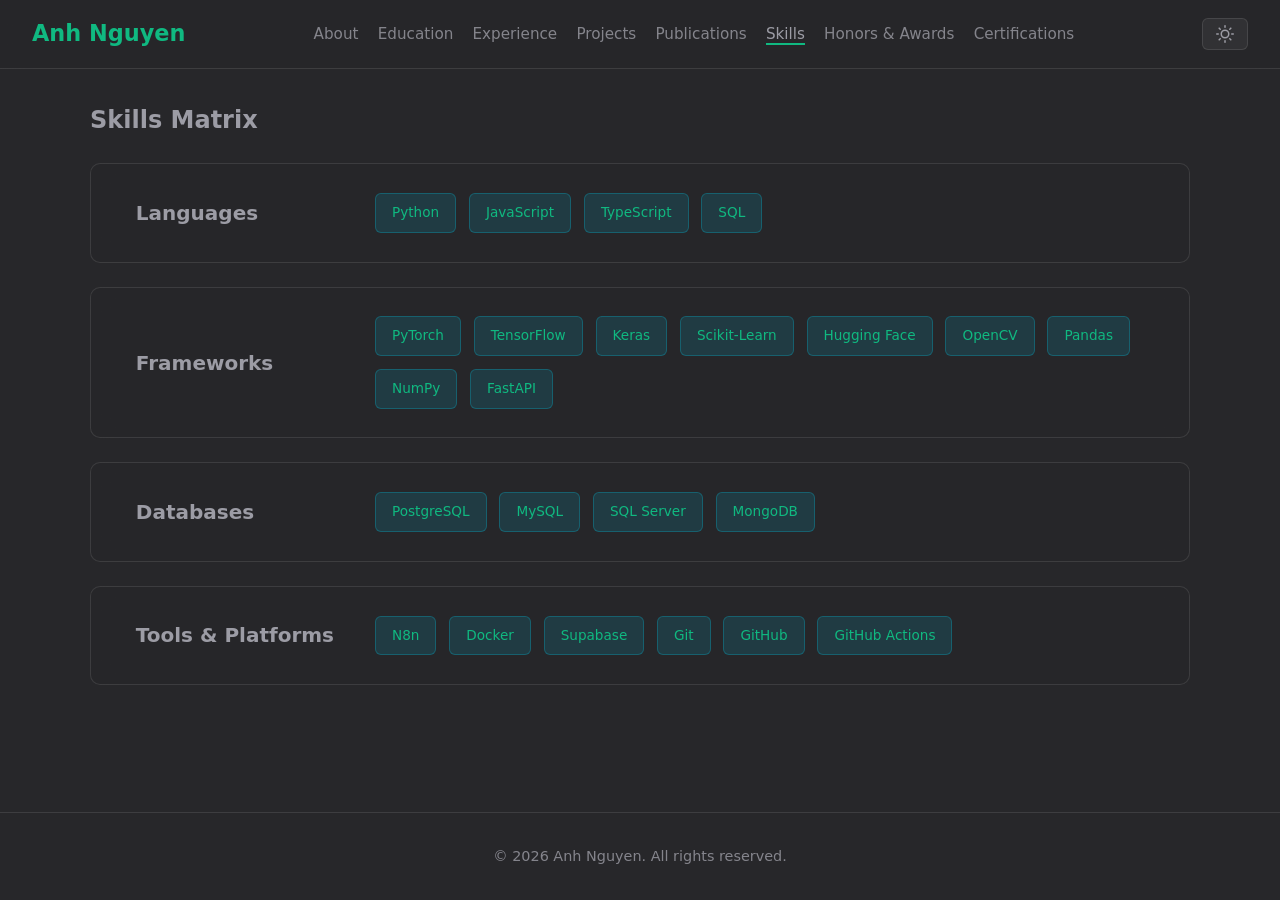
<file: skills.html>
<!DOCTYPE html>
<html lang="en" data-theme="dark">
<head>
  <meta charset="UTF-8">
  <meta name="viewport" content="width=device-width, initial-scale=1.0">
  <title>Skills | Anh Nguyen</title>
  <link rel="stylesheet" href="css/style.css">
  <link rel="icon" type="image/png" href="https://avatars.githubusercontent.com/u/125584737?v=4">

  <script>
    const savedTheme = localStorage.getItem('theme') || 'dark';
    document.documentElement.setAttribute('data-theme', savedTheme);
  </script>
</head>
<body>
  <header class="navbar">
    <span class="gradient-text" style="font-size:1.4rem;">Anh Nguyen</span>
    <nav>
      <ul class="nav-links">
        <li><a href="index.html">About</a></li>
        <li><a href="education.html">Education</a></li>
        <li><a href="experience.html">Experience</a></li>
        <li><a href="projects.html">Projects</a></li>
        <li><a href="publications.html">Publications</a></li>
        <li><a href="skills.html" class="active">Skills</a></li>
        <li><a href="honors.html">Honors & Awards</a></li>
        <li><a href="certifications.html">Certifications</a></li>
      </ul>
    </nav>
    <div class="nav-controls">
      <button id="theme-toggle" class="btn-control" aria-label="Toggle theme"></button>
    </div>
  </header>

  <main class="container">
    <h2 style="margin-bottom: 1.5rem;">Skills Matrix</h2>
    <div style="display: flex; flex-direction: column; gap: 1.5rem;">

      <!-- Row 1 -->
      <div class="glass-panel" style="display: flex; flex-wrap: wrap; align-items: center; gap: 2rem; padding: 1.8rem 2rem; transition: transform 0.3s ease;" onmouseover="this.style.transform='translateY(-3px)'" onmouseout="this.style.transform='translateY(0)'">
        <div style="flex: 0 0 220px;">
          <h3 style="margin: 0; font-size: 1.25rem; border-left: 3px solid var(--accent-color); padding-left: 0.8rem;">Languages</h3>
        </div>
        <div style="flex: 1; display: flex; flex-wrap: wrap; gap: 0.8rem;">
          <span class="badge" style="margin:0; padding: 0.5rem 1rem;">Python</span>
          <span class="badge" style="margin:0; padding: 0.5rem 1rem;">JavaScript</span>
          <span class="badge" style="margin:0; padding: 0.5rem 1rem;">TypeScript</span>
          <span class="badge" style="margin:0; padding: 0.5rem 1rem;">SQL</span>
        </div>
      </div>

      <!-- Row 2 -->
      <div class="glass-panel" style="display: flex; flex-wrap: wrap; align-items: center; gap: 2rem; padding: 1.8rem 2rem; transition: transform 0.3s ease;" onmouseover="this.style.transform='translateY(-3px)'" onmouseout="this.style.transform='translateY(0)'">
        <div style="flex: 0 0 220px;">
          <h3 style="margin: 0; font-size: 1.25rem; border-left: 3px solid var(--accent-color); padding-left: 0.8rem;">Frameworks</h3>
        </div>
        <div style="flex: 1; display: flex; flex-wrap: wrap; gap: 0.8rem;">
          <span class="badge" style="margin:0; padding: 0.5rem 1rem;">PyTorch</span>
          <span class="badge" style="margin:0; padding: 0.5rem 1rem;">TensorFlow</span>
          <span class="badge" style="margin:0; padding: 0.5rem 1rem;">Keras</span>
          <span class="badge" style="margin:0; padding: 0.5rem 1rem;">Scikit-Learn</span>
          <span class="badge" style="margin:0; padding: 0.5rem 1rem;">Hugging Face</span>
          <span class="badge" style="margin:0; padding: 0.5rem 1rem;">OpenCV</span>
          <span class="badge" style="margin:0; padding: 0.5rem 1rem;">Pandas</span>
          <span class="badge" style="margin:0; padding: 0.5rem 1rem;">NumPy</span>
          <span class="badge" style="margin:0; padding: 0.5rem 1rem;">FastAPI</span>
        </div>
      </div>

      <!-- Row 3 -->
      <div class="glass-panel" style="display: flex; flex-wrap: wrap; align-items: center; gap: 2rem; padding: 1.8rem 2rem; transition: transform 0.3s ease;" onmouseover="this.style.transform='translateY(-3px)'" onmouseout="this.style.transform='translateY(0)'">
        <div style="flex: 0 0 220px;">
          <h3 style="margin: 0; font-size: 1.25rem; border-left: 3px solid var(--accent-color); padding-left: 0.8rem;">Databases</h3>
        </div>
        <div style="flex: 1; display: flex; flex-wrap: wrap; gap: 0.8rem;">
          <span class="badge" style="margin:0; padding: 0.5rem 1rem;">PostgreSQL</span>
          <span class="badge" style="margin:0; padding: 0.5rem 1rem;">MySQL</span>
          <span class="badge" style="margin:0; padding: 0.5rem 1rem;">SQL Server</span>
          <span class="badge" style="margin:0; padding: 0.5rem 1rem;">MongoDB</span>
        </div>
      </div>

      <!-- Row 4 -->
      <div class="glass-panel" style="display: flex; flex-wrap: wrap; align-items: center; gap: 2rem; padding: 1.8rem 2rem; transition: transform 0.3s ease;" onmouseover="this.style.transform='translateY(-3px)'" onmouseout="this.style.transform='translateY(0)'">
        <div style="flex: 0 0 220px;">
          <h3 style="margin: 0; font-size: 1.25rem; border-left: 3px solid var(--accent-color); padding-left: 0.8rem;">Tools & Platforms</h3>
        </div>
        <div style="flex: 1; display: flex; flex-wrap: wrap; gap: 0.8rem;">
          <span class="badge" style="margin:0; padding: 0.5rem 1rem;">N8n</span>
          <span class="badge" style="margin:0; padding: 0.5rem 1rem;">Docker</span>
          <span class="badge" style="margin:0; padding: 0.5rem 1rem;">Supabase</span>
          <span class="badge" style="margin:0; padding: 0.5rem 1rem;">Git</span>
          <span class="badge" style="margin:0; padding: 0.5rem 1rem;">GitHub</span>
          <span class="badge" style="margin:0; padding: 0.5rem 1rem;">GitHub Actions</span>
        </div>
      </div>

    </div>
  </main>

  <footer>
    <p>&copy; 2026 Anh Nguyen. All rights reserved.</p>
  </footer>
  <script src="js/main.js"></script>
</body>
</html>
</file>
<file: css/style.css>
:root {
  --bg-primary: #27272a;
  --bg-card: rgba(39, 39, 42, 0.8);
  --bg-card-hover: rgba(63, 63, 70, 1);
  --text-primary: rgba(156, 156, 165);
  --text-secondary: rgba(156, 156, 165, 0.8);
  --accent-gradient: rgba(16, 185, 129);
  --accent-cyan: rgba(16, 185, 129);
  --accent-purple: rgba(16, 185, 129);
  --border-glass: 1px solid rgba(255, 255, 255, 0.1);
  --shadow-glow: 0 0 15px rgba(16, 185, 129, 0.3);
  --radius-sm: 6px;
  --radius-md: 10px;
  --radius-lg: 16px;
  --transition: all 0.2s cubic-bezier(0.4, 0, 0.2, 1);
  --font-main: system-ui, -apple-system, BlinkMacSystemFont, 'Segoe UI', Roboto, sans-serif;
}

[data-theme="light"] {
  --bg-primary: #e4e4e1; /* Noticeably darker soft gray/beige */
  --bg-card: rgba(225, 225, 222, 0.9); /* Darker card background */
  --bg-card-hover: rgba(215, 215, 212, 1);
  --text-primary: #444446; /* Lower contrast dark gray */
  --text-secondary: #717175;
  --border-glass: 1px solid rgba(0, 0, 0, 0.04);
  --shadow-glow: 0 4px 12px rgba(0, 0, 0, 0.04);
}

* {
  box-sizing: border-box;
  margin: 0;
  padding: 0;
}

body {
  background-color: var(--bg-primary);
  color: var(--text-primary);
  font-family: var(--font-main);
  line-height: 1.6;
  min-height: 100vh;
  display: flex;
  flex-direction: column;
  transition: var(--transition);
}

/* Glassmorphism Panel */
.glass-panel {
  background: var(--bg-card);
  backdrop-filter: blur(12px);
  -webkit-backdrop-filter: blur(12px);
  border: var(--border-glass);
  border-radius: var(--radius-md);
  padding: 1.5rem;
  transition: var(--transition);
}

.glass-panel:hover {
  background: var(--bg-card-hover);
  box-shadow: var(--shadow-glow);
}

/* Gradient Text & Buttons */
.gradient-text {
  color: var(--accent-cyan);
  font-weight: 700;
}

.btn-gradient {
  background: var(--accent-gradient);
  color: #ffffff;
  padding: 0.6rem 1.2rem;
  border-radius: var(--radius-sm);
  text-decoration: none;
  font-weight: 600;
  display: inline-block;
  border: none;
  cursor: pointer;
  transition: var(--transition);
}

.btn-gradient:hover {
  opacity: 0.9;
  box-shadow: var(--shadow-glow);
}

/* Badges */
.badge {
  background: rgba(6, 182, 212, 0.15);
  color: var(--accent-cyan);
  border: 1px solid rgba(6, 182, 212, 0.3);
  padding: 0.2rem 0.6rem;
  border-radius: var(--radius-sm);
  font-size: 0.85rem;
  font-weight: 500;
  display: inline-block;
  margin-right: 0.4rem;
  margin-bottom: 0.4rem;
}

/* Header & Navbar */
.navbar {
  position: sticky;
  top: 0;
  z-index: 100;
  background: var(--bg-card);
  backdrop-filter: blur(16px);
  border-bottom: var(--border-glass);
  padding: 1rem 2rem;
  display: flex;
  align-items: center;
  justify-content: space-between;
}

.nav-links {
  display: flex;
  gap: 1.2rem;
  list-style: none;
  align-items: center;
}

.nav-links a {
  color: var(--text-secondary);
  text-decoration: none;
  font-size: 0.95rem;
  font-weight: 500;
  transition: var(--transition);
}

.nav-links a:hover,
.nav-links a.active {
  color: var(--text-primary);
  border-bottom: 2px solid var(--accent-cyan);
}

.nav-controls {
  display: flex;
  gap: 0.8rem;
}

.btn-control {
  background: rgba(255, 255, 255, 0.05);
  border: var(--border-glass);
  color: var(--text-primary);
  padding: 0.4rem 0.8rem;
  border-radius: var(--radius-sm);
  cursor: pointer;
  font-size: 0.9rem;
  transition: var(--transition);
  display: flex;
  align-items: center;
  justify-content: center;
}

.btn-control:hover {
  background: var(--bg-card-hover);
}

/* Layout Container & Footer */
.container {
  max-width: 1100px;
  width: 90%;
  margin: 2rem auto;
  flex: 1;
}

footer {
  text-align: center;
  padding: 2rem;
  color: var(--text-secondary);
  border-top: var(--border-glass);
  font-size: 0.9rem;
}

[data-theme="dark"] .theme-invert { filter: brightness(0) invert(1); }

/* Mobile Optimization */
.mobile-menu-btn {
  display: none !important; /* Force hide on desktop */
}

@media (max-width: 768px) {
  .mobile-menu-btn {
    display: flex !important;
  }
  .navbar {
    padding: 1rem;
  }
  .navbar > nav {
    position: absolute;
    top: 100%;
    right: 1rem;
    left: auto;
    width: 160px;
    background: var(--bg-card);
    backdrop-filter: blur(16px);
    -webkit-backdrop-filter: blur(16px);
    border: var(--border-glass);
    border-radius: var(--radius-md);
    box-shadow: 0 4px 15px rgba(0,0,0,0.2);
  }
  .nav-links {
    display: none;
    flex-direction: column;
    align-items: center;
    padding: 1rem 0;
    gap: 0.8rem;
  }
  .nav-links a {
    font-size: 0.85rem;
  }
  .nav-links.show {
    display: flex;
  }
  .container {
    width: 95%;
    margin: 1rem auto;
  }
  .glass-panel {
    padding: 1rem;
  }
  /* Override inline grid columns for mobile */
  div[style*="grid-template-columns"] {
    grid-template-columns: 1fr !important;
  }
}
</file>
